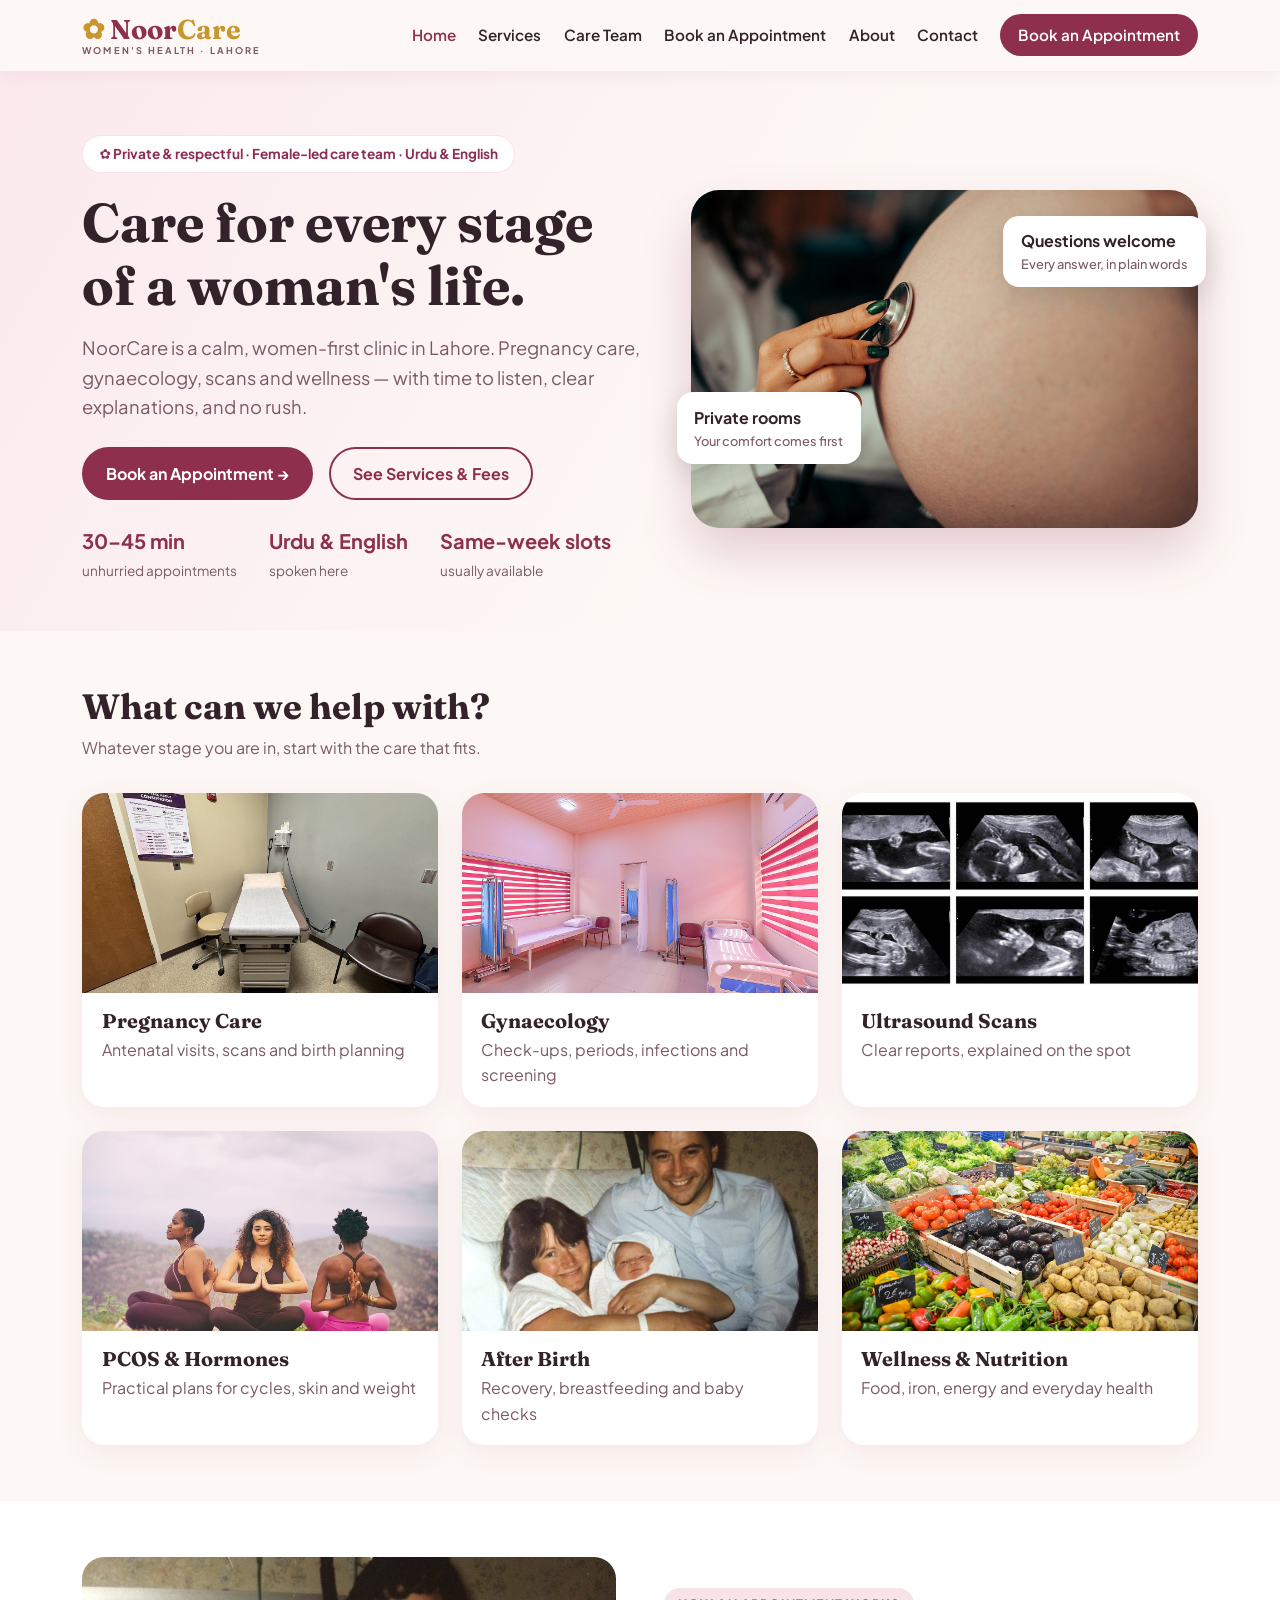
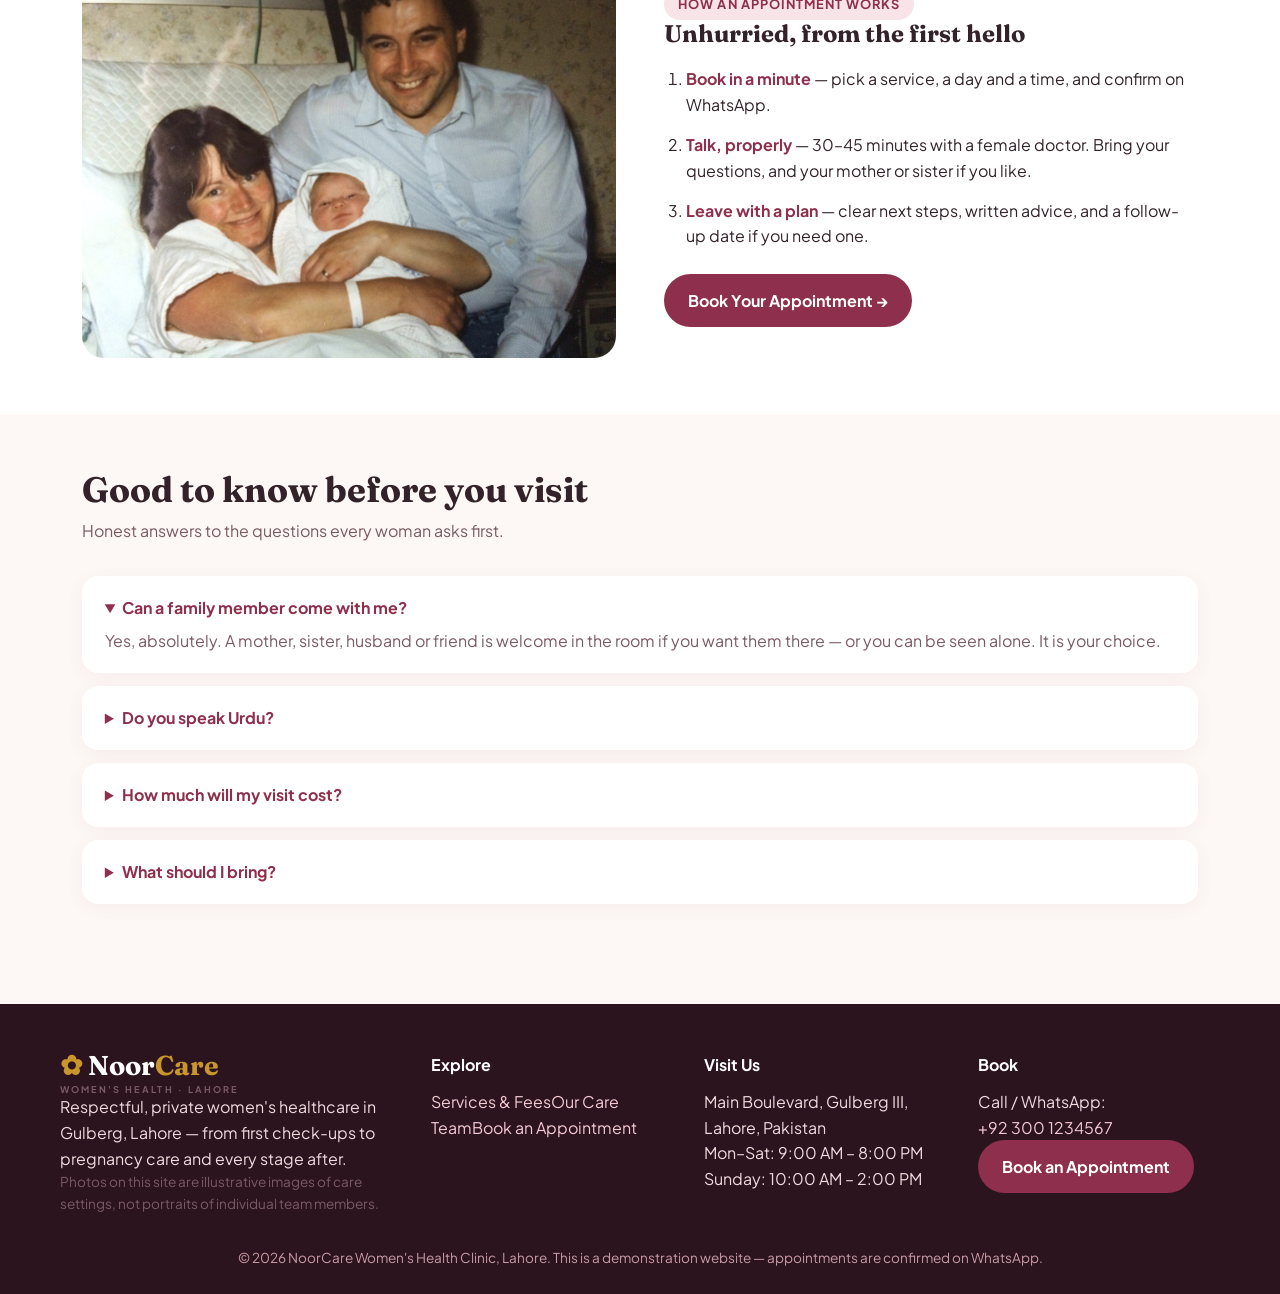
<file: index.html>
<!DOCTYPE html>
<html lang="en">
<head>
<meta charset="UTF-8">
<meta name="viewport" content="width=device-width, initial-scale=1.0">
<title>NoorCare — Women's Health Clinic in Lahore | Pregnancy, Gynaecology & Wellness</title>
<meta name="description" content="NoorCare, Gulberg Lahore — private women's health clinic: pregnancy care, gynaecology, ultrasound scans, PCOS care and wellness, in Urdu or English.">
<link rel="preconnect" href="https://fonts.googleapis.com">
<link rel="preconnect" href="https://fonts.gstatic.com" crossorigin>
<link href="https://fonts.googleapis.com/css2?family=Fraunces:opsz,wght@9..144,600;9..144,700&family=Plus+Jakarta+Sans:wght@400;500;600;700&display=swap" rel="stylesheet">
<link rel="stylesheet" href="css/style.css">
</head>
<body>
<header class="header"><div class="container nav-in">
<a href="index.html" class="logo"><span class="logo-mark">&#10047;</span>Noor<em>Care</em><small>WOMEN'S HEALTH &middot; LAHORE</small></a>
<nav class="nav" id="nav"><a href="index.html" class="active">Home</a><a href="services.html" class="">Services</a><a href="care-team.html" class="">Care Team</a><a href="booking.html" class="">Book an Appointment</a><a href="about.html" class="">About</a><a href="contact.html" class="">Contact</a><a href="booking.html" class="btn btn-sm">Book an Appointment</a></nav>
<button class="hamburger" id="hamburger" aria-label="Open menu"><span></span><span></span><span></span></button>
</div></header>

<section class="hero"><div class="container hero-in"><div>
<span class="badge">&#10047; Private &amp; respectful &middot; Female-led care team &middot; Urdu &amp; English</span>
<h1>Care for every stage of a woman's life.</h1>
<p class="lead">NoorCare is a calm, women-first clinic in Lahore. Pregnancy care, gynaecology, scans and wellness — with time to listen, clear explanations, and no rush.</p>
<div class="hero-actions"><a href="booking.html" class="btn btn-rose">Book an Appointment &rarr;</a><a href="services.html" class="btn btn-outline">See Services &amp; Fees</a></div>
<div class="hero-stats"><div><b>30&ndash;45 min</b><span>unhurried appointments</span></div><div><b>Urdu &amp; English</b><span>spoken here</span></div><div><b>Same-week slots</b><span>usually available</span></div></div>
</div>
<div class="hero-visual">
<img src="images/hero.jpg" alt="A doctor consulting with an expectant mother in a clinic">
<div class="chip chip-1">Private rooms<small>Your comfort comes first</small></div>
<div class="chip chip-2">Questions welcome<small>Every answer, in plain words</small></div>
</div></div></section>

<section class="sec"><div class="container">
<div class="sec-head reveal"><h2>What can we help with?</h2><p>Whatever stage you are in, start with the care that fits.</p></div>
<div class="grid cat-grid">
<a class="cat-card reveal" href="services.html#pregnancy"><img src="images/prenatal.jpg" alt="Pregnancy check-up"><h3>Pregnancy Care</h3><p>Antenatal visits, scans and birth planning</p></a>
<a class="cat-card reveal" href="services.html#gynaecology"><img src="images/clinic.jpg" alt="A calm clinic room"><h3>Gynaecology</h3><p>Check-ups, periods, infections and screening</p></a>
<a class="cat-card reveal" href="services.html#ultrasound"><img src="images/ultrasound.jpg" alt="Ultrasound scan in progress"><h3>Ultrasound Scans</h3><p>Clear reports, explained on the spot</p></a>
<a class="cat-card reveal" href="services.html#pcos"><img src="images/wellness.jpg" alt="Women in a wellness session"><h3>PCOS &amp; Hormones</h3><p>Practical plans for cycles, skin and weight</p></a>
<a class="cat-card reveal" href="services.html#mother"><img src="images/mother.jpg" alt="A mother holding her newborn"><h3>After Birth</h3><p>Recovery, breastfeeding and baby checks</p></a>
<a class="cat-card reveal" href="services.html#wellness"><img src="images/nutrition.jpg" alt="Fresh healthy food"><h3>Wellness &amp; Nutrition</h3><p>Food, iron, energy and everyday health</p></a>
</div></div></section>

<section class="sec sec-alt"><div class="container two">
<div class="reveal"><img src="images/mother.jpg" alt="A mother holding her newborn baby"></div>
<div class="reveal"><span class="pill">HOW AN APPOINTMENT WORKS</span><h2>Unhurried, from the first hello</h2>
<ol class="steps"><li><b>Book in a minute</b> — pick a service, a day and a time, and confirm on WhatsApp.</li>
<li><b>Talk, properly</b> — 30&ndash;45 minutes with a female doctor. Bring your questions, and your mother or sister if you like.</li>
<li><b>Leave with a plan</b> — clear next steps, written advice, and a follow-up date if you need one.</li></ol>
<a href="booking.html" class="btn btn-rose">Book Your Appointment &rarr;</a></div>
</div></section>

<section class="sec"><div class="container">
<div class="sec-head reveal"><h2>Good to know before you visit</h2><p>Honest answers to the questions every woman asks first.</p></div>
<div class="faq reveal">
<details open><summary>Can a family member come with me?</summary><p>Yes, absolutely. A mother, sister, husband or friend is welcome in the room if you want them there — or you can be seen alone. It is your choice.</p></details>
<details><summary>Do you speak Urdu?</summary><p>Yes. Consultations are available in Urdu and English, and reports are explained in plain words, never medical jargon.</p></details>
<details><summary>How much will my visit cost?</summary><p>Consultations start at Rs. 2,000 and every service price is listed openly on the services page — no hidden charges.</p></details>
<details><summary>What should I bring?</summary><p>Any previous reports, scans or medicine lists you have. If it is your first visit, just bring yourself — we start from scratch.</p></details>
</div></div></section>

<footer class="footer"><div class="container foot-in">
<div><a href="index.html" class="logo"><span class="logo-mark">&#10047;</span>Noor<em>Care</em><small>WOMEN'S HEALTH &middot; LAHORE</small></a>
<p>Respectful, private women's healthcare in Gulberg, Lahore — from first check-ups to pregnancy care and every stage after.</p>
<p class="muted small">Photos on this site are illustrative images of care settings, not portraits of individual team members.</p></div>
<div><h4>Explore</h4><a href="services.html">Services &amp; Fees</a><a href="care-team.html">Our Care Team</a><a href="booking.html">Book an Appointment</a></div>
<div><h4>Visit Us</h4><p>Main Boulevard, Gulberg III,<br>Lahore, Pakistan<br>Mon&ndash;Sat: 9:00 AM &ndash; 8:00 PM<br>Sunday: 10:00 AM &ndash; 2:00 PM</p></div>
<div><h4>Book</h4><p>Call / WhatsApp:<br><a href="https://wa.me/923001234567">+92 300 1234567</a></p><a href="booking.html" class="btn btn-rose">Book an Appointment</a></div>
</div><p class="foot-note">&copy; 2026 NoorCare Women's Health Clinic, Lahore. This is a demonstration website — appointments are confirmed on WhatsApp.</p></footer>
<script src="js/script.js"></script>
</body>
</html>
</file>
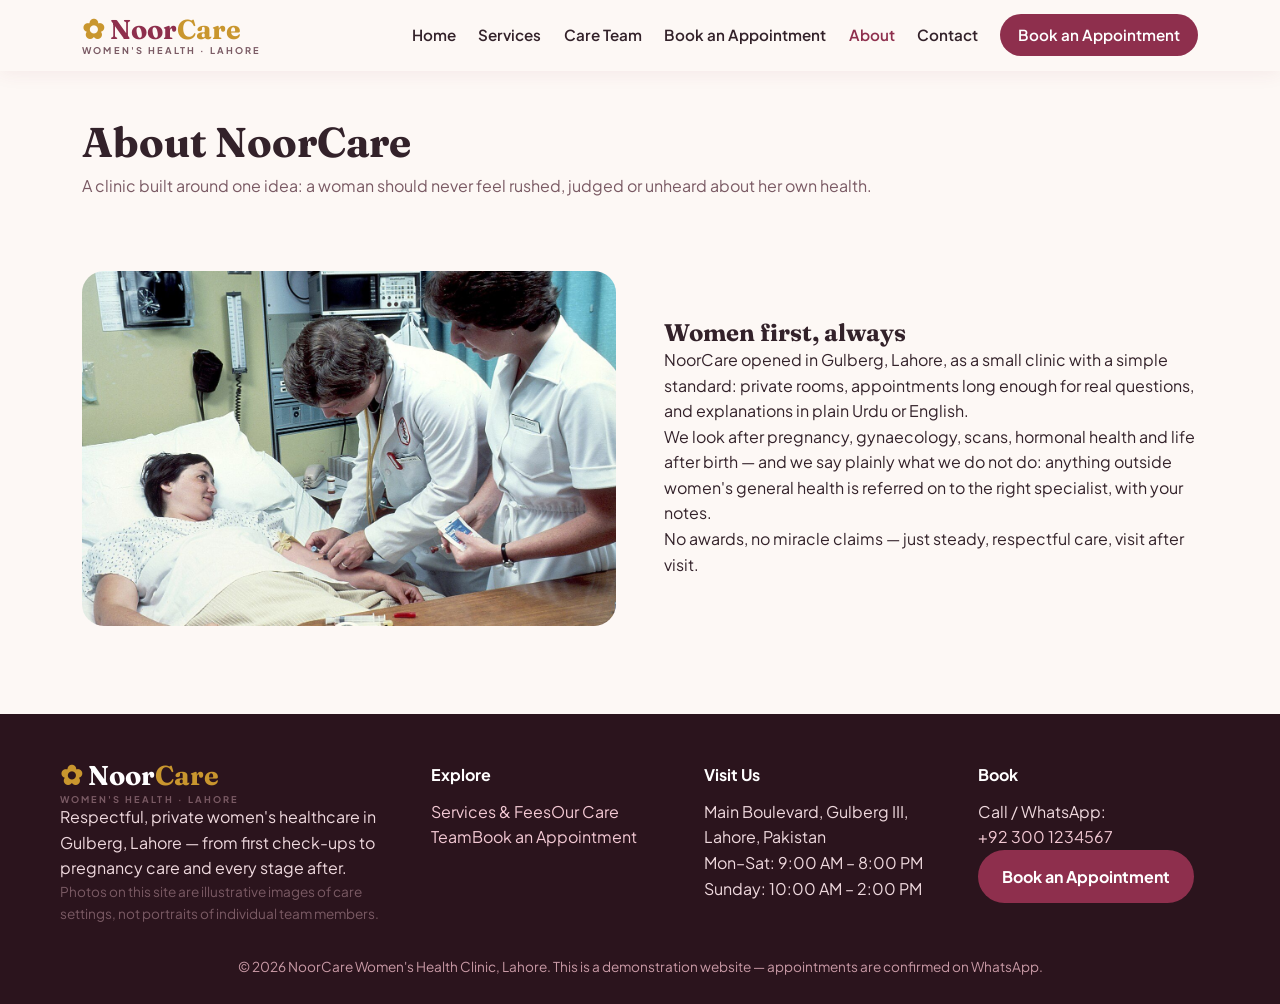
<file: about.html>
<!DOCTYPE html>
<html lang="en">
<head>
<meta charset="UTF-8">
<meta name="viewport" content="width=device-width, initial-scale=1.0">
<title>About NoorCare — Women's Health Clinic in Lahore</title>
<meta name="description" content="About NoorCare, a women-first health clinic in Gulberg, Lahore: private rooms, unhurried appointments, Urdu and English care.">
<link rel="preconnect" href="https://fonts.googleapis.com">
<link rel="preconnect" href="https://fonts.gstatic.com" crossorigin>
<link href="https://fonts.googleapis.com/css2?family=Fraunces:opsz,wght@9..144,600;9..144,700&family=Plus+Jakarta+Sans:wght@400;500;600;700&display=swap" rel="stylesheet">
<link rel="stylesheet" href="css/style.css">
</head>
<body>
<header class="header"><div class="container nav-in">
<a href="index.html" class="logo"><span class="logo-mark">&#10047;</span>Noor<em>Care</em><small>WOMEN'S HEALTH &middot; LAHORE</small></a>
<nav class="nav" id="nav"><a href="index.html" class="">Home</a><a href="services.html" class="">Services</a><a href="care-team.html" class="">Care Team</a><a href="booking.html" class="">Book an Appointment</a><a href="about.html" class="active">About</a><a href="contact.html" class="">Contact</a><a href="booking.html" class="btn btn-sm">Book an Appointment</a></nav>
<button class="hamburger" id="hamburger" aria-label="Open menu"><span></span><span></span><span></span></button>
</div></header>

<section class="page-head"><div class="container"><h1>About NoorCare</h1><p>A clinic built around one idea: a woman should never feel rushed, judged or unheard about her own health.</p></div></section>
<section class="sec"><div class="container two">
<div class="reveal"><img src="images/about.jpg" alt="A doctor in a clinic"></div>
<div class="reveal"><h2>Women first, always</h2>
<p>NoorCare opened in Gulberg, Lahore, as a small clinic with a simple standard: private rooms, appointments long enough for real questions, and explanations in plain Urdu or English.</p>
<p>We look after pregnancy, gynaecology, scans, hormonal health and life after birth — and we say plainly what we do not do: anything outside women's general health is referred on to the right specialist, with your notes.</p>
<p>No awards, no miracle claims — just steady, respectful care, visit after visit.</p></div>
</div></section>

<footer class="footer"><div class="container foot-in">
<div><a href="index.html" class="logo"><span class="logo-mark">&#10047;</span>Noor<em>Care</em><small>WOMEN'S HEALTH &middot; LAHORE</small></a>
<p>Respectful, private women's healthcare in Gulberg, Lahore — from first check-ups to pregnancy care and every stage after.</p>
<p class="muted small">Photos on this site are illustrative images of care settings, not portraits of individual team members.</p></div>
<div><h4>Explore</h4><a href="services.html">Services &amp; Fees</a><a href="care-team.html">Our Care Team</a><a href="booking.html">Book an Appointment</a></div>
<div><h4>Visit Us</h4><p>Main Boulevard, Gulberg III,<br>Lahore, Pakistan<br>Mon&ndash;Sat: 9:00 AM &ndash; 8:00 PM<br>Sunday: 10:00 AM &ndash; 2:00 PM</p></div>
<div><h4>Book</h4><p>Call / WhatsApp:<br><a href="https://wa.me/923001234567">+92 300 1234567</a></p><a href="booking.html" class="btn btn-rose">Book an Appointment</a></div>
</div><p class="foot-note">&copy; 2026 NoorCare Women's Health Clinic, Lahore. This is a demonstration website — appointments are confirmed on WhatsApp.</p></footer>
<script src="js/script.js"></script>
</body>
</html>
</file>
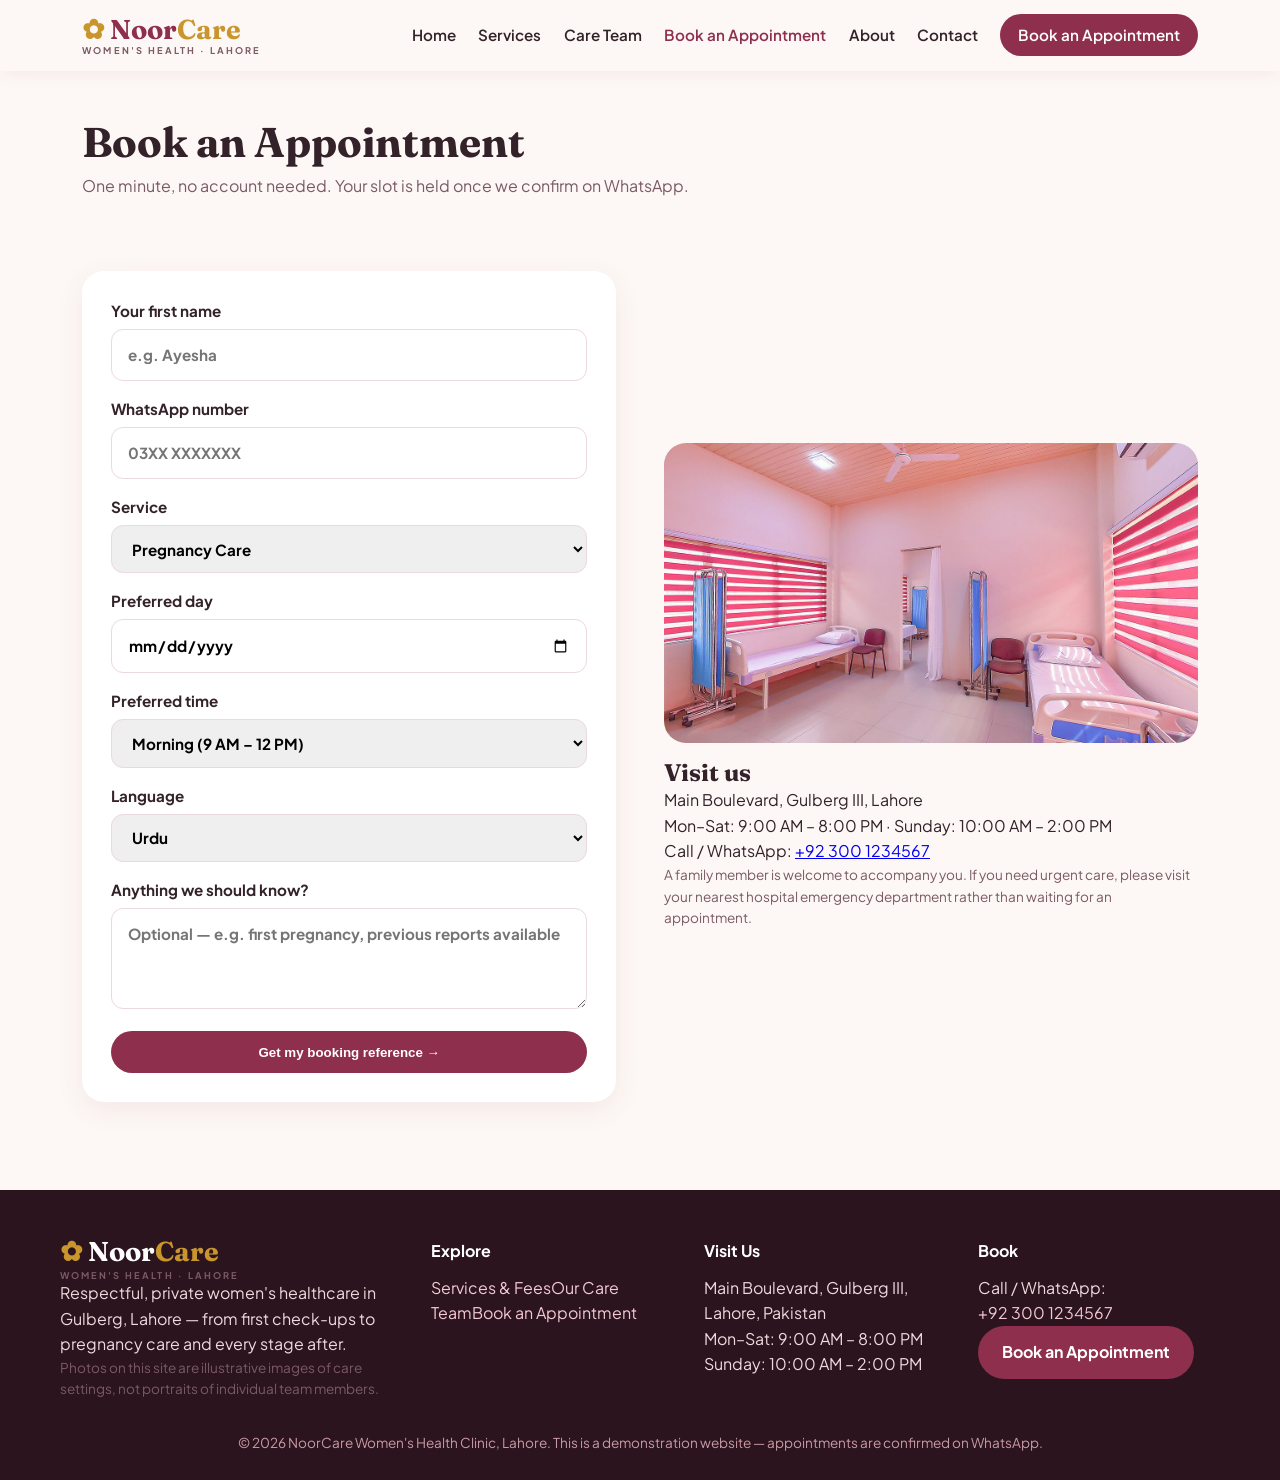
<file: booking.html>
<!DOCTYPE html>
<html lang="en">
<head>
<meta charset="UTF-8">
<meta name="viewport" content="width=device-width, initial-scale=1.0">
<title>Book an Appointment — NoorCare Women's Health Clinic Lahore</title>
<meta name="description" content="Book a women's health appointment at NoorCare, Lahore — pregnancy, gynaecology, ultrasound or wellness — confirmed on WhatsApp with a booking reference.">
<link rel="preconnect" href="https://fonts.googleapis.com">
<link rel="preconnect" href="https://fonts.gstatic.com" crossorigin>
<link href="https://fonts.googleapis.com/css2?family=Fraunces:opsz,wght@9..144,600;9..144,700&family=Plus+Jakarta+Sans:wght@400;500;600;700&display=swap" rel="stylesheet">
<link rel="stylesheet" href="css/style.css">
</head>
<body>
<header class="header"><div class="container nav-in">
<a href="index.html" class="logo"><span class="logo-mark">&#10047;</span>Noor<em>Care</em><small>WOMEN'S HEALTH &middot; LAHORE</small></a>
<nav class="nav" id="nav"><a href="index.html" class="">Home</a><a href="services.html" class="">Services</a><a href="care-team.html" class="">Care Team</a><a href="booking.html" class="active">Book an Appointment</a><a href="about.html" class="">About</a><a href="contact.html" class="">Contact</a><a href="booking.html" class="btn btn-sm">Book an Appointment</a></nav>
<button class="hamburger" id="hamburger" aria-label="Open menu"><span></span><span></span><span></span></button>
</div></header>

<section class="page-head"><div class="container"><h1>Book an Appointment</h1><p>One minute, no account needed. Your slot is held once we confirm on WhatsApp.</p></div></section>
<section class="sec"><div class="container two">
<form class="form reveal" id="bookForm">
<label>Your first name <input id="fName" required placeholder="e.g. Ayesha"></label>
<label>WhatsApp number <input id="fPhone" required placeholder="03XX XXXXXXX"></label>
<label>Service
<select id="fService">
<option>Pregnancy Care</option><option>Gynaecology Consultation</option><option>Ultrasound Scan</option>
<option>PCOS &amp; Hormonal Care</option><option>After Birth Care</option><option>Wellness &amp; Nutrition</option>
</select></label>
<label>Preferred day <input type="date" id="fDate" required></label>
<label>Preferred time
<select id="fTime"><option>Morning (9 AM – 12 PM)</option><option>Afternoon (12 – 4 PM)</option><option>Evening (4 – 8 PM)</option></select></label>
<label>Language
<select id="fLang"><option>Urdu</option><option>English</option><option>Urdu + English</option></select></label>
<label>Anything we should know? <textarea id="fNote" rows="3" placeholder="Optional — e.g. first pregnancy, previous reports available"></textarea></label>
<button class="btn btn-rose" type="submit">Get my booking reference &rarr;</button>
<div class="success" id="bookResult" hidden></div>
</form>
<div class="reveal"><img src="images/clinic.jpg" alt="A calm clinic room">
<h2 style="margin-top:1rem">Visit us</h2>
<p>Main Boulevard, Gulberg III, Lahore<br>Mon&ndash;Sat: 9:00 AM &ndash; 8:00 PM &middot; Sunday: 10:00 AM &ndash; 2:00 PM<br>Call / WhatsApp: <a href="https://wa.me/923001234567">+92 300 1234567</a></p>
<p class="muted small">A family member is welcome to accompany you. If you need urgent care, please visit your nearest hospital emergency department rather than waiting for an appointment.</p></div>
</div></section>

<footer class="footer"><div class="container foot-in">
<div><a href="index.html" class="logo"><span class="logo-mark">&#10047;</span>Noor<em>Care</em><small>WOMEN'S HEALTH &middot; LAHORE</small></a>
<p>Respectful, private women's healthcare in Gulberg, Lahore — from first check-ups to pregnancy care and every stage after.</p>
<p class="muted small">Photos on this site are illustrative images of care settings, not portraits of individual team members.</p></div>
<div><h4>Explore</h4><a href="services.html">Services &amp; Fees</a><a href="care-team.html">Our Care Team</a><a href="booking.html">Book an Appointment</a></div>
<div><h4>Visit Us</h4><p>Main Boulevard, Gulberg III,<br>Lahore, Pakistan<br>Mon&ndash;Sat: 9:00 AM &ndash; 8:00 PM<br>Sunday: 10:00 AM &ndash; 2:00 PM</p></div>
<div><h4>Book</h4><p>Call / WhatsApp:<br><a href="https://wa.me/923001234567">+92 300 1234567</a></p><a href="booking.html" class="btn btn-rose">Book an Appointment</a></div>
</div><p class="foot-note">&copy; 2026 NoorCare Women's Health Clinic, Lahore. This is a demonstration website — appointments are confirmed on WhatsApp.</p></footer>
<script src="js/script.js"></script>
</body>
</html>
</file>
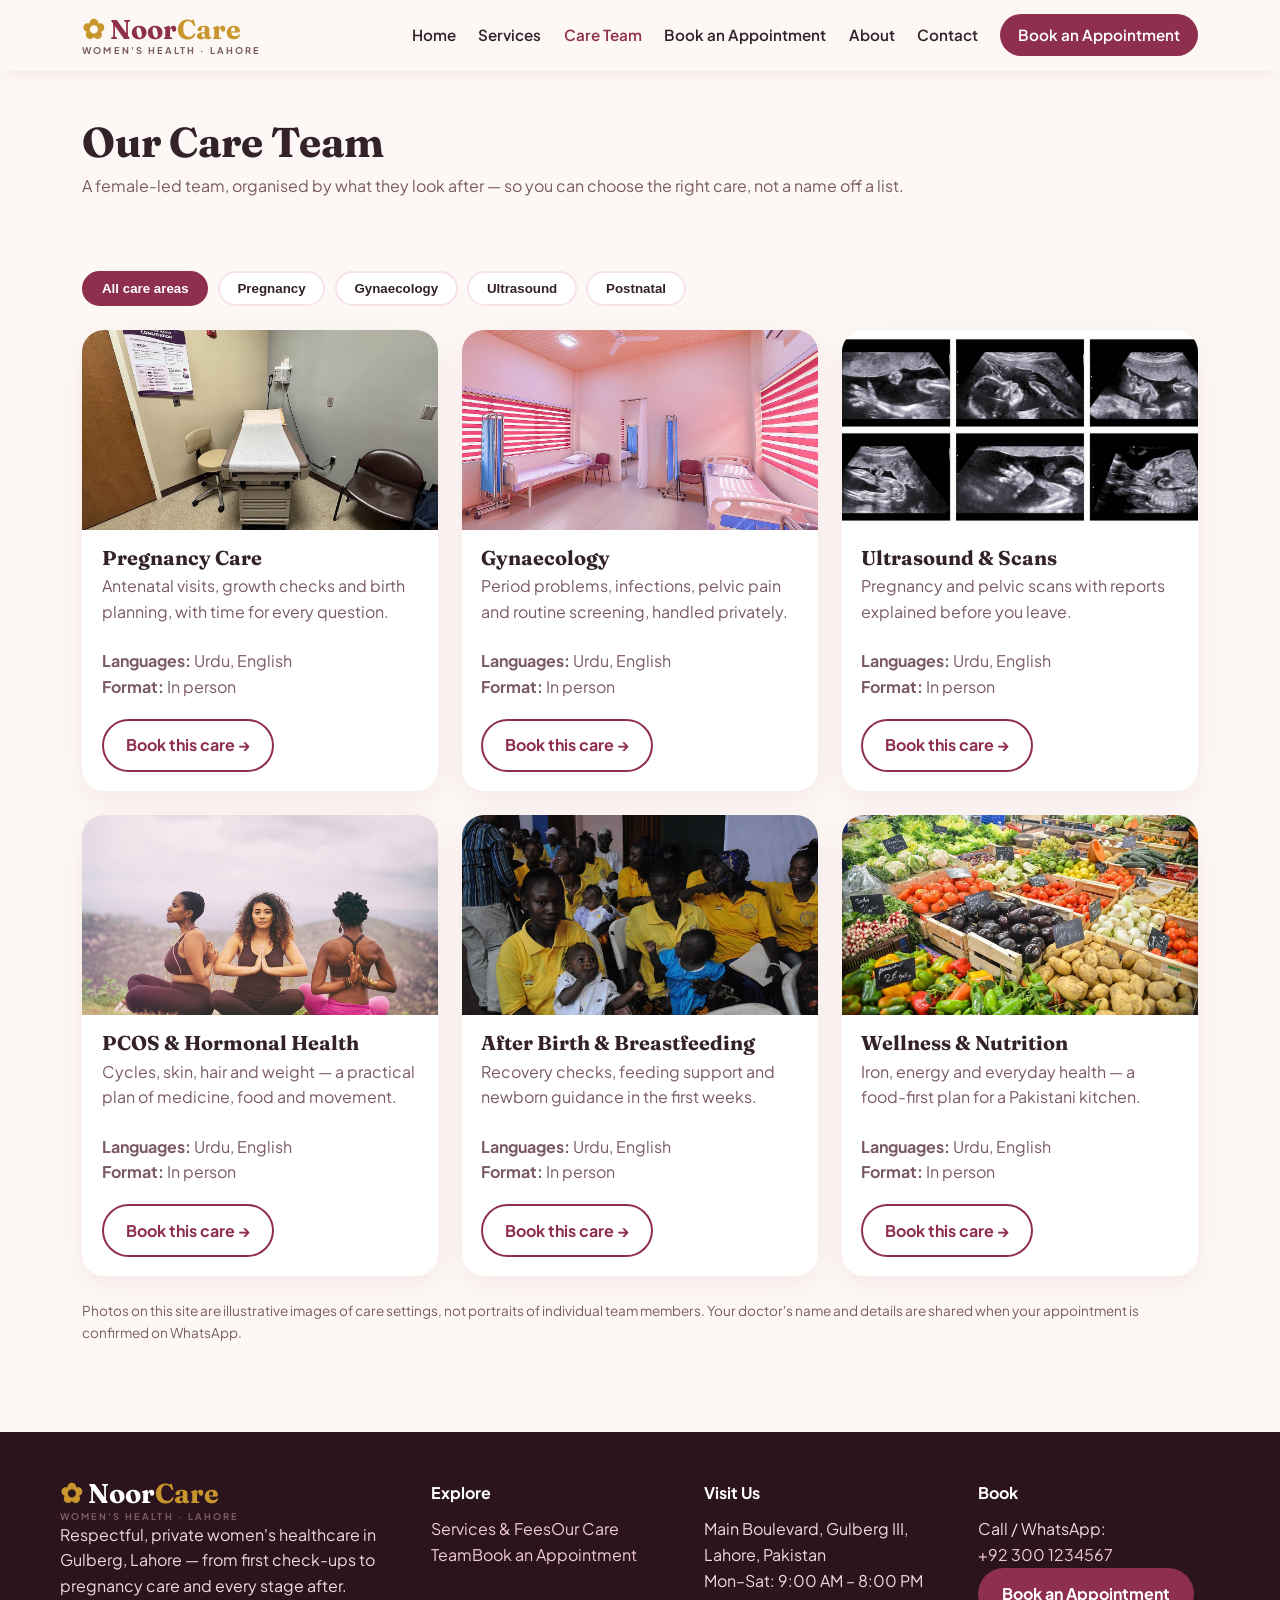
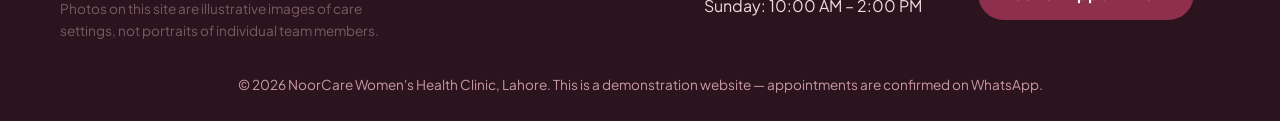
<file: care-team.html>
<!DOCTYPE html>
<html lang="en">
<head>
<meta charset="UTF-8">
<meta name="viewport" content="width=device-width, initial-scale=1.0">
<title>Our Care Team — NoorCare Women's Health Clinic Lahore</title>
<meta name="description" content="NoorCare's female-led care team by specialty: pregnancy care, gynaecology, ultrasound, PCOS and postnatal support, in Urdu or English.">
<link rel="preconnect" href="https://fonts.googleapis.com">
<link rel="preconnect" href="https://fonts.gstatic.com" crossorigin>
<link href="https://fonts.googleapis.com/css2?family=Fraunces:opsz,wght@9..144,600;9..144,700&family=Plus+Jakarta+Sans:wght@400;500;600;700&display=swap" rel="stylesheet">
<link rel="stylesheet" href="css/style.css">
</head>
<body>
<header class="header"><div class="container nav-in">
<a href="index.html" class="logo"><span class="logo-mark">&#10047;</span>Noor<em>Care</em><small>WOMEN'S HEALTH &middot; LAHORE</small></a>
<nav class="nav" id="nav"><a href="index.html" class="">Home</a><a href="services.html" class="">Services</a><a href="care-team.html" class="active">Care Team</a><a href="booking.html" class="">Book an Appointment</a><a href="about.html" class="">About</a><a href="contact.html" class="">Contact</a><a href="booking.html" class="btn btn-sm">Book an Appointment</a></nav>
<button class="hamburger" id="hamburger" aria-label="Open menu"><span></span><span></span><span></span></button>
</div></header>

<section class="page-head"><div class="container"><h1>Our Care Team</h1><p>A female-led team, organised by what they look after — so you can choose the right care, not a name off a list.</p></div></section>
<section class="sec"><div class="container">
<div class="filter reveal" id="teamFilter">
<button class="chip-btn active" data-f="all">All care areas</button>
<button class="chip-btn" data-f="Pregnancy">Pregnancy</button>
<button class="chip-btn" data-f="Gynaecology">Gynaecology</button>
<button class="chip-btn" data-f="Ultrasound">Ultrasound</button>
<button class="chip-btn" data-f="Postnatal">Postnatal</button>
</div>
<div class="grid" id="teamGrid"></div>
<p class="muted small" style="margin-top:1.5rem">Photos on this site are illustrative images of care settings, not portraits of individual team members. Your doctor's name and details are shared when your appointment is confirmed on WhatsApp.</p>
</div></section>

<footer class="footer"><div class="container foot-in">
<div><a href="index.html" class="logo"><span class="logo-mark">&#10047;</span>Noor<em>Care</em><small>WOMEN'S HEALTH &middot; LAHORE</small></a>
<p>Respectful, private women's healthcare in Gulberg, Lahore — from first check-ups to pregnancy care and every stage after.</p>
<p class="muted small">Photos on this site are illustrative images of care settings, not portraits of individual team members.</p></div>
<div><h4>Explore</h4><a href="services.html">Services &amp; Fees</a><a href="care-team.html">Our Care Team</a><a href="booking.html">Book an Appointment</a></div>
<div><h4>Visit Us</h4><p>Main Boulevard, Gulberg III,<br>Lahore, Pakistan<br>Mon&ndash;Sat: 9:00 AM &ndash; 8:00 PM<br>Sunday: 10:00 AM &ndash; 2:00 PM</p></div>
<div><h4>Book</h4><p>Call / WhatsApp:<br><a href="https://wa.me/923001234567">+92 300 1234567</a></p><a href="booking.html" class="btn btn-rose">Book an Appointment</a></div>
</div><p class="foot-note">&copy; 2026 NoorCare Women's Health Clinic, Lahore. This is a demonstration website — appointments are confirmed on WhatsApp.</p></footer>
<script src="js/script.js"></script>
</body>
</html>
</file>
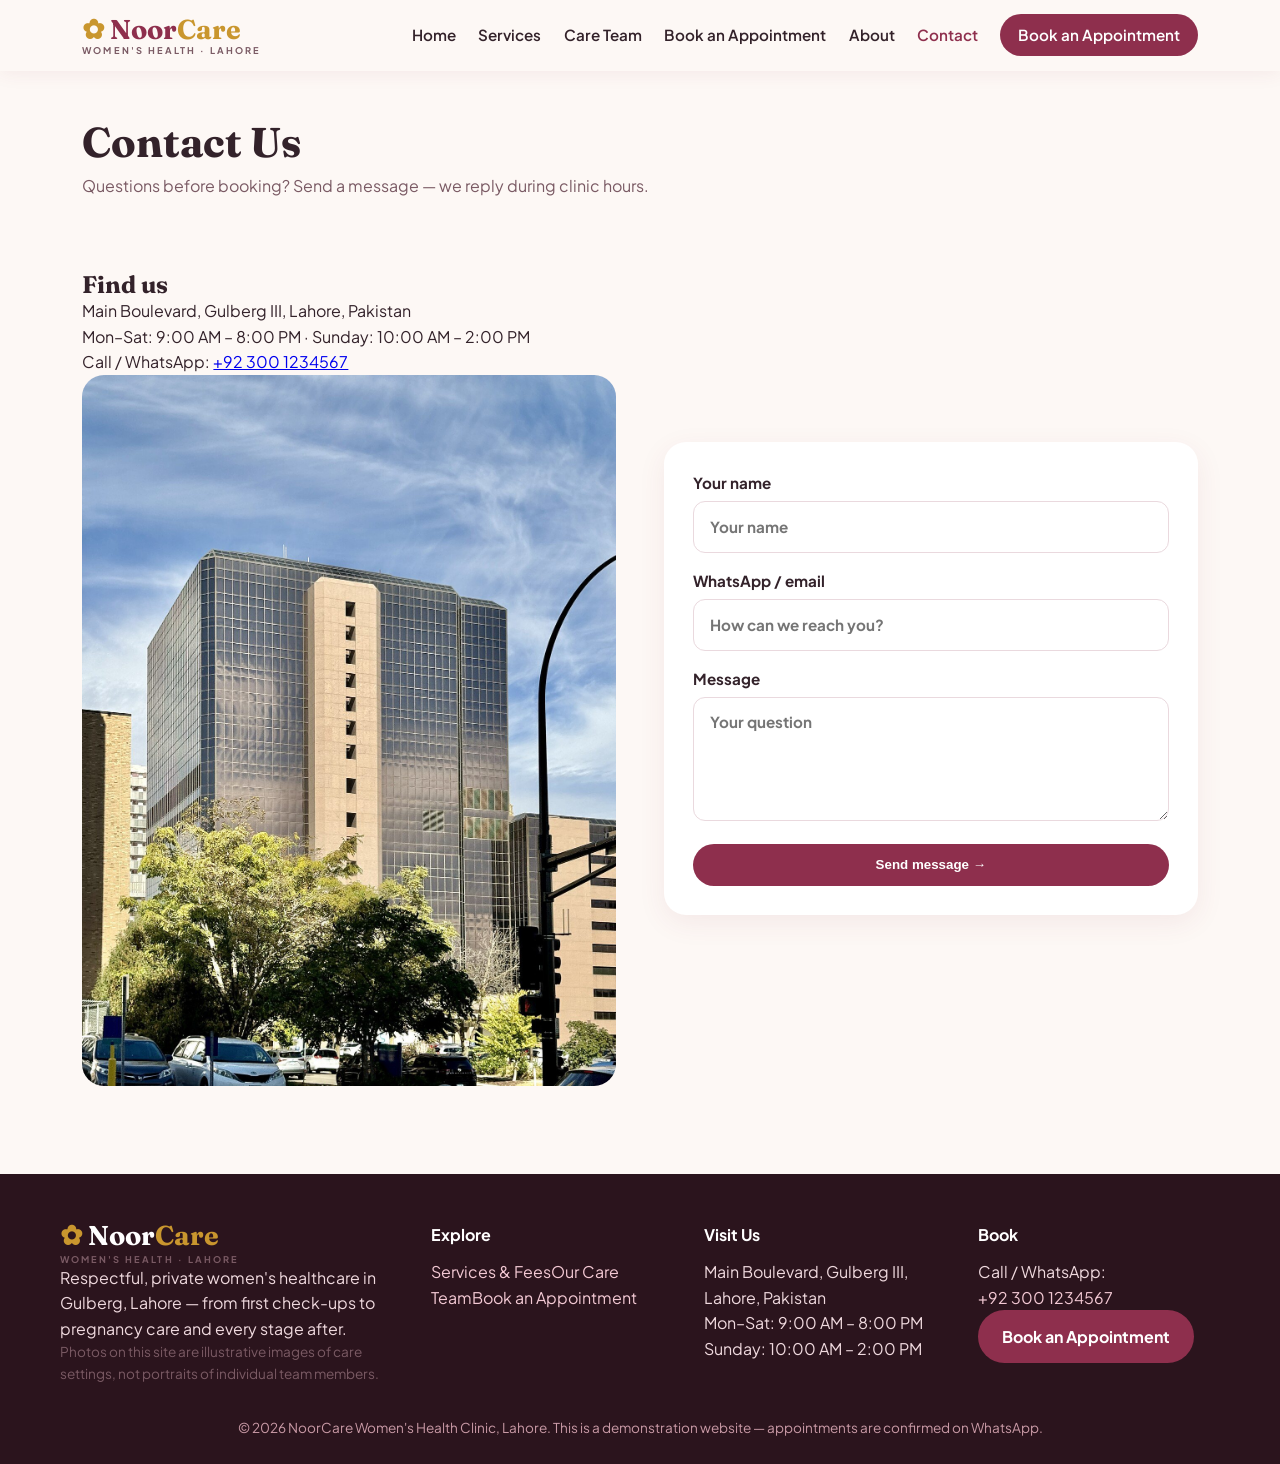
<file: contact.html>
<!DOCTYPE html>
<html lang="en">
<head>
<meta charset="UTF-8">
<meta name="viewport" content="width=device-width, initial-scale=1.0">
<title>Contact NoorCare — Women's Health Clinic, Gulberg Lahore</title>
<meta name="description" content="Contact NoorCare Women's Health Clinic in Gulberg, Lahore — WhatsApp, timings and a message form.">
<link rel="preconnect" href="https://fonts.googleapis.com">
<link rel="preconnect" href="https://fonts.gstatic.com" crossorigin>
<link href="https://fonts.googleapis.com/css2?family=Fraunces:opsz,wght@9..144,600;9..144,700&family=Plus+Jakarta+Sans:wght@400;500;600;700&display=swap" rel="stylesheet">
<link rel="stylesheet" href="css/style.css">
</head>
<body>
<header class="header"><div class="container nav-in">
<a href="index.html" class="logo"><span class="logo-mark">&#10047;</span>Noor<em>Care</em><small>WOMEN'S HEALTH &middot; LAHORE</small></a>
<nav class="nav" id="nav"><a href="index.html" class="">Home</a><a href="services.html" class="">Services</a><a href="care-team.html" class="">Care Team</a><a href="booking.html" class="">Book an Appointment</a><a href="about.html" class="">About</a><a href="contact.html" class="active">Contact</a><a href="booking.html" class="btn btn-sm">Book an Appointment</a></nav>
<button class="hamburger" id="hamburger" aria-label="Open menu"><span></span><span></span><span></span></button>
</div></header>

<section class="page-head"><div class="container"><h1>Contact Us</h1><p>Questions before booking? Send a message — we reply during clinic hours.</p></div></section>
<section class="sec"><div class="container two">
<div class="reveal"><h2>Find us</h2>
<p>Main Boulevard, Gulberg III, Lahore, Pakistan<br>Mon&ndash;Sat: 9:00 AM &ndash; 8:00 PM &middot; Sunday: 10:00 AM &ndash; 2:00 PM<br>Call / WhatsApp: <a href="https://wa.me/923001234567">+92 300 1234567</a></p>
<img src="images/contact.jpg" alt="A modern clinic building"></div>
<form class="form reveal" id="contactForm">
<label>Your name <input required placeholder="Your name"></label>
<label>WhatsApp / email <input required placeholder="How can we reach you?"></label>
<label>Message <textarea rows="4" required placeholder="Your question"></textarea></label>
<button class="btn btn-rose" type="submit">Send message &rarr;</button>
<div class="success" id="contactResult" hidden>Thank you! Your message has been noted — we will reply during clinic hours.</div>
</form>
</div></section>

<footer class="footer"><div class="container foot-in">
<div><a href="index.html" class="logo"><span class="logo-mark">&#10047;</span>Noor<em>Care</em><small>WOMEN'S HEALTH &middot; LAHORE</small></a>
<p>Respectful, private women's healthcare in Gulberg, Lahore — from first check-ups to pregnancy care and every stage after.</p>
<p class="muted small">Photos on this site are illustrative images of care settings, not portraits of individual team members.</p></div>
<div><h4>Explore</h4><a href="services.html">Services &amp; Fees</a><a href="care-team.html">Our Care Team</a><a href="booking.html">Book an Appointment</a></div>
<div><h4>Visit Us</h4><p>Main Boulevard, Gulberg III,<br>Lahore, Pakistan<br>Mon&ndash;Sat: 9:00 AM &ndash; 8:00 PM<br>Sunday: 10:00 AM &ndash; 2:00 PM</p></div>
<div><h4>Book</h4><p>Call / WhatsApp:<br><a href="https://wa.me/923001234567">+92 300 1234567</a></p><a href="booking.html" class="btn btn-rose">Book an Appointment</a></div>
</div><p class="foot-note">&copy; 2026 NoorCare Women's Health Clinic, Lahore. This is a demonstration website — appointments are confirmed on WhatsApp.</p></footer>
<script src="js/script.js"></script>
</body>
</html>
</file>
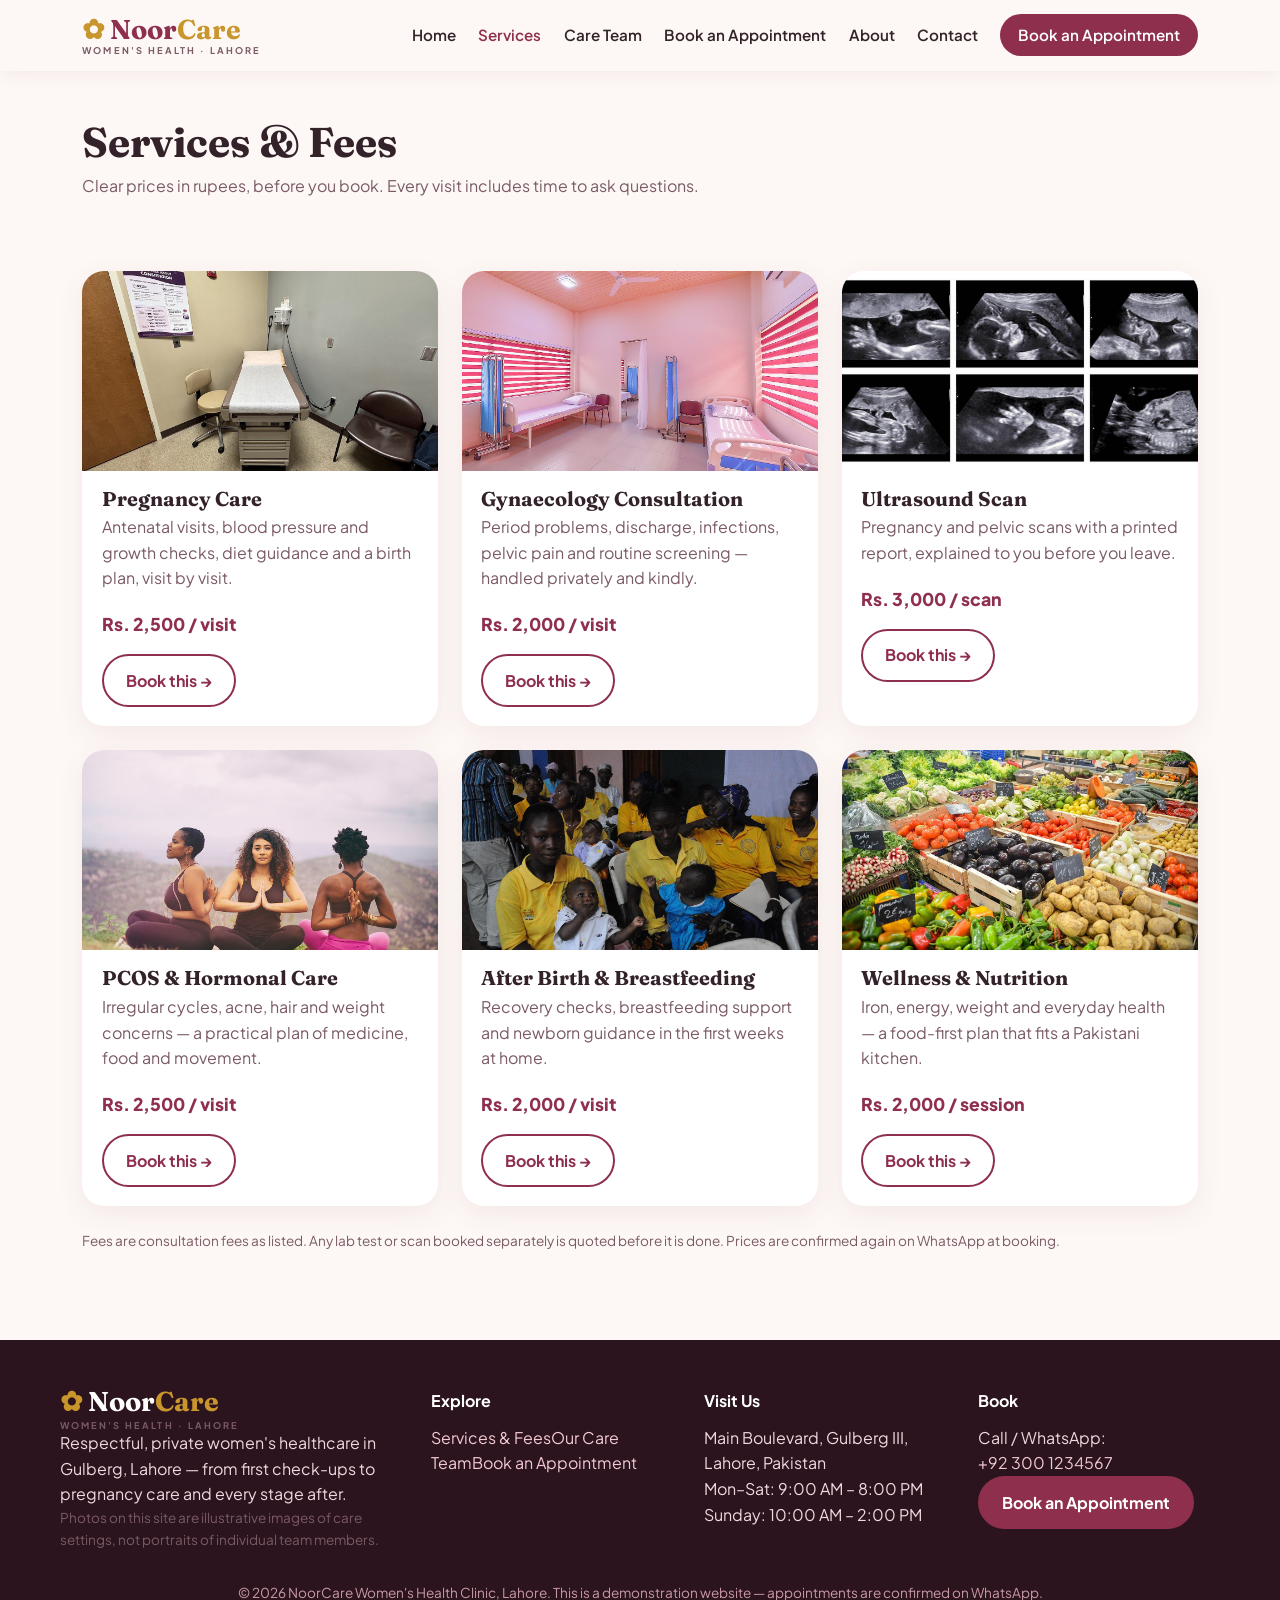
<file: services.html>
<!DOCTYPE html>
<html lang="en">
<head>
<meta charset="UTF-8">
<meta name="viewport" content="width=device-width, initial-scale=1.0">
<title>Services & Fees — NoorCare Women's Health Clinic Lahore</title>
<meta name="description" content="NoorCare Lahore services and fees: pregnancy care, gynaecology, ultrasound, PCOS care, postnatal care and wellness — clear prices in rupees.">
<link rel="preconnect" href="https://fonts.googleapis.com">
<link rel="preconnect" href="https://fonts.gstatic.com" crossorigin>
<link href="https://fonts.googleapis.com/css2?family=Fraunces:opsz,wght@9..144,600;9..144,700&family=Plus+Jakarta+Sans:wght@400;500;600;700&display=swap" rel="stylesheet">
<link rel="stylesheet" href="css/style.css">
</head>
<body>
<header class="header"><div class="container nav-in">
<a href="index.html" class="logo"><span class="logo-mark">&#10047;</span>Noor<em>Care</em><small>WOMEN'S HEALTH &middot; LAHORE</small></a>
<nav class="nav" id="nav"><a href="index.html" class="">Home</a><a href="services.html" class="active">Services</a><a href="care-team.html" class="">Care Team</a><a href="booking.html" class="">Book an Appointment</a><a href="about.html" class="">About</a><a href="contact.html" class="">Contact</a><a href="booking.html" class="btn btn-sm">Book an Appointment</a></nav>
<button class="hamburger" id="hamburger" aria-label="Open menu"><span></span><span></span><span></span></button>
</div></header>

<section class="page-head"><div class="container"><h1>Services &amp; Fees</h1><p>Clear prices in rupees, before you book. Every visit includes time to ask questions.</p></div></section>
<section class="sec"><div class="container"><div class="grid">
<div class="card reveal" id="pregnancy"><div class="card-body"><img src="images/prenatal.jpg" alt="Pregnancy check-up"><h3>Pregnancy Care</h3><p>Antenatal visits, blood pressure and growth checks, diet guidance and a birth plan, visit by visit.</p><span class="price">Rs. 2,500 / visit</span><a href="booking.html?service=Pregnancy%20Care" class="btn btn-outline">Book this &rarr;</a></div></div>
<div class="card reveal" id="gynaecology"><div class="card-body"><img src="images/clinic.jpg" alt="A calm clinic room"><h3>Gynaecology Consultation</h3><p>Period problems, discharge, infections, pelvic pain and routine screening — handled privately and kindly.</p><span class="price">Rs. 2,000 / visit</span><a href="booking.html?service=Gynaecology%20Consultation" class="btn btn-outline">Book this &rarr;</a></div></div>
<div class="card reveal" id="ultrasound"><div class="card-body"><img src="images/ultrasound.jpg" alt="Ultrasound scan"><h3>Ultrasound Scan</h3><p>Pregnancy and pelvic scans with a printed report, explained to you before you leave.</p><span class="price">Rs. 3,000 / scan</span><a href="booking.html?service=Ultrasound%20Scan" class="btn btn-outline">Book this &rarr;</a></div></div>
<div class="card reveal" id="pcos"><div class="card-body"><img src="images/wellness.jpg" alt="Wellness session"><h3>PCOS &amp; Hormonal Care</h3><p>Irregular cycles, acne, hair and weight concerns — a practical plan of medicine, food and movement.</p><span class="price">Rs. 2,500 / visit</span><a href="booking.html?service=PCOS%20%26%20Hormonal%20Care" class="btn btn-outline">Book this &rarr;</a></div></div>
<div class="card reveal" id="mother"><div class="card-body"><img src="images/breastfeeding.jpg" alt="A mother nursing her baby"><h3>After Birth &amp; Breastfeeding</h3><p>Recovery checks, breastfeeding support and newborn guidance in the first weeks at home.</p><span class="price">Rs. 2,000 / visit</span><a href="booking.html?service=After%20Birth%20Care" class="btn btn-outline">Book this &rarr;</a></div></div>
<div class="card reveal" id="wellness"><div class="card-body"><img src="images/nutrition.jpg" alt="Fresh healthy food"><h3>Wellness &amp; Nutrition</h3><p>Iron, energy, weight and everyday health — a food-first plan that fits a Pakistani kitchen.</p><span class="price">Rs. 2,000 / session</span><a href="booking.html?service=Wellness%20%26%20Nutrition" class="btn btn-outline">Book this &rarr;</a></div></div>
</div>
<p class="muted small" style="margin-top:1.5rem">Fees are consultation fees as listed. Any lab test or scan booked separately is quoted before it is done. Prices are confirmed again on WhatsApp at booking.</p>
</div></section>

<footer class="footer"><div class="container foot-in">
<div><a href="index.html" class="logo"><span class="logo-mark">&#10047;</span>Noor<em>Care</em><small>WOMEN'S HEALTH &middot; LAHORE</small></a>
<p>Respectful, private women's healthcare in Gulberg, Lahore — from first check-ups to pregnancy care and every stage after.</p>
<p class="muted small">Photos on this site are illustrative images of care settings, not portraits of individual team members.</p></div>
<div><h4>Explore</h4><a href="services.html">Services &amp; Fees</a><a href="care-team.html">Our Care Team</a><a href="booking.html">Book an Appointment</a></div>
<div><h4>Visit Us</h4><p>Main Boulevard, Gulberg III,<br>Lahore, Pakistan<br>Mon&ndash;Sat: 9:00 AM &ndash; 8:00 PM<br>Sunday: 10:00 AM &ndash; 2:00 PM</p></div>
<div><h4>Book</h4><p>Call / WhatsApp:<br><a href="https://wa.me/923001234567">+92 300 1234567</a></p><a href="booking.html" class="btn btn-rose">Book an Appointment</a></div>
</div><p class="foot-note">&copy; 2026 NoorCare Women's Health Clinic, Lahore. This is a demonstration website — appointments are confirmed on WhatsApp.</p></footer>
<script src="js/script.js"></script>
</body>
</html>
</file>
<file: css/style.css>
*{margin:0;padding:0;box-sizing:border-box}
:root{--rose:#8E2F4D;--rose2:#B84A6B;--blush:#F7E3E8;--gold:#C9962E;--cream:#FDF8F5;--ink:#33222A;--mut:#7A5A64}
body{font-family:'Plus Jakarta Sans',system-ui,sans-serif;color:var(--ink);background:var(--cream);line-height:1.6}
h1,h2,h3{font-family:'Fraunces',serif;line-height:1.15}
.container{max-width:1160px;margin:0 auto;padding:0 1.4rem}
.header{position:sticky;top:0;z-index:50;background:rgba(253,248,245,.96);backdrop-filter:blur(8px);box-shadow:0 2px 18px rgba(142,47,77,.08)}
.nav-in{display:flex;align-items:center;justify-content:space-between;padding:.9rem 1.4rem}
.logo{font-family:'Fraunces',serif;font-size:1.7rem;font-weight:700;color:var(--rose);text-decoration:none;line-height:1}
.logo em{font-style:normal;color:var(--gold)}
.logo small{display:block;font-family:'Plus Jakarta Sans',sans-serif;font-size:.58rem;letter-spacing:.22em;color:var(--mut);margin-top:.2rem}
.logo-mark{color:var(--gold);margin-right:.3rem}
.nav{display:flex;gap:1.4rem;align-items:center}
.nav a{color:var(--ink);text-decoration:none;font-weight:600;font-size:.95rem}
.nav a.active,.nav a:hover{color:var(--rose)}
.hamburger{display:none;background:none;border:0;cursor:pointer;flex-direction:column;gap:5px}
.hamburger span{display:block;width:26px;height:3px;background:var(--rose);border-radius:2px}
.btn{display:inline-block;background:var(--rose);color:#fff!important;text-decoration:none;padding:.85rem 1.5rem;border-radius:999px;font-weight:700;border:0;cursor:pointer}
.btn-rose{background:var(--rose)}
.btn-sm{padding:.55rem 1.1rem;font-size:.9rem}
.btn-outline{background:transparent;color:var(--rose)!important;box-shadow:inset 0 0 0 2px var(--rose)}
.btn:hover{opacity:.92;transform:translateY(-1px)}
.hero{padding:4rem 0 3rem;background:linear-gradient(120deg,#FBE9EE,#FDF8F5 60%)}
.hero-in{display:grid;grid-template-columns:1.05fr .95fr;gap:3rem;align-items:center}
.badge{display:inline-block;background:#fff;border:1px solid var(--blush);color:var(--rose);padding:.45rem 1rem;border-radius:999px;font-weight:700;font-size:.85rem}
.hero h1{font-size:3.4rem;margin:1.2rem 0 1rem}
.lead{font-size:1.15rem;color:var(--mut)}
.hero-actions{display:flex;gap:1rem;margin:1.6rem 0;flex-wrap:wrap}
.hero-stats{display:flex;gap:2rem;margin-top:1rem}
.hero-stats b{display:block;font-size:1.25rem;color:var(--rose)}
.hero-stats span{font-size:.85rem;color:var(--mut)}
.hero-visual{position:relative}
.hero-visual img{width:100%;border-radius:28px;box-shadow:0 24px 50px rgba(142,47,77,.22);display:block}
.chip{position:absolute;background:#fff;padding:.8rem 1.1rem;border-radius:16px;box-shadow:0 10px 30px rgba(0,0,0,.14);font-weight:700}
.chip small{display:block;font-weight:500;color:var(--mut);font-size:.8rem}
.chip-1{left:-14px;bottom:64px;animation:float 5s ease-in-out infinite}
.chip-2{right:-8px;top:26px;animation:float 6s ease-in-out infinite reverse}
@keyframes float{0%,100%{transform:translateY(0)}50%{transform:translateY(-10px)}}
.sec{padding:3.5rem 0}
.sec-alt{background:#fff}
.sec-head{max-width:640px;margin-bottom:2rem}
.sec-head h2{font-size:2.2rem;margin-bottom:.5rem}
.sec-head p{color:var(--mut)}
.grid{display:grid;grid-template-columns:repeat(3,1fr);gap:1.5rem}
.cat-card,.card{background:#fff;border-radius:22px;overflow:hidden;text-decoration:none;color:var(--ink);box-shadow:0 8px 28px rgba(142,47,77,.08);transition:transform .25s}
.cat-card:hover,.card:hover{transform:translateY(-5px)}
.cat-card img,.card img{width:100%;height:200px;object-fit:cover;display:block}
.cat-card h3,.card-body h3{padding:1rem 1.2rem 0;font-size:1.25rem}
.cat-card p,.card-body p{padding:.3rem 1.2rem 1.2rem;color:var(--mut)}
.card-body{padding-bottom:1.2rem}
.card-body .btn{margin:0 1.2rem}
.price{display:block;margin:0 1.2rem 1rem;font-weight:800;color:var(--rose);font-size:1.1rem}
.two{display:grid;grid-template-columns:1fr 1fr;gap:3rem;align-items:center}
.two img{width:100%;border-radius:22px;display:block}
.pill{display:inline-block;background:var(--blush);color:var(--rose);padding:.35rem .9rem;border-radius:999px;font-weight:700;font-size:.8rem;letter-spacing:.08em}
.steps{margin:1.2rem 0 1.6rem;padding-left:1.4rem}
.steps li{margin-bottom:.9rem}
.steps b{color:var(--rose)}
.faq details{background:#fff;border-radius:16px;padding:1.2rem 1.4rem;margin-bottom:.8rem;box-shadow:0 4px 18px rgba(142,47,77,.06)}
.faq summary{font-weight:700;cursor:pointer;color:var(--rose)}
.faq p{margin-top:.5rem;color:var(--mut)}
.page-head{padding:3rem 0 1rem}
.page-head h1{font-size:2.6rem}
.page-head p{color:var(--mut);margin-top:.4rem}
.filter{display:flex;gap:.6rem;flex-wrap:wrap;margin-bottom:1.5rem}
.chip-btn{border:2px solid var(--blush);background:#fff;color:var(--ink);padding:.5rem 1.1rem;border-radius:999px;cursor:pointer;font-weight:700}
.chip-btn.active{background:var(--rose);color:#fff;border-color:var(--rose)}
.form{background:#fff;padding:1.8rem;border-radius:22px;box-shadow:0 8px 28px rgba(142,47,77,.08);display:grid;gap:1rem}
.form label{font-weight:700;font-size:.95rem;display:block}
.form input,.form select,.form textarea{width:100%;margin-top:.35rem;padding:.8rem 1rem;border:1.5px solid #EAD9DE;border-radius:12px;font:inherit}
.success{background:#EAF7EE;border:1px solid #BFE3C8;padding:1rem 1.2rem;border-radius:14px;margin-top:.5rem}
.muted{color:var(--mut)}
.small{font-size:.85rem}
.footer{background:#2B141D;color:#EFD9DE;margin-top:2rem}
.foot-in{display:grid;grid-template-columns:1.4fr 1fr 1fr 1fr;gap:2rem;padding:3rem 0 2rem}
.footer a{color:#F3C9D4;text-decoration:none}
.footer h4{color:#fff;margin-bottom:.7rem}
.footer .logo{color:#fff}
.foot-note{text-align:center;padding:0 0 1.6rem;font-size:.85rem;color:#C99AA6}
.reveal{opacity:0;transform:translateY(18px);transition:opacity .6s,transform .6s}
.reveal.visible{opacity:1;transform:none}
@media(max-width:900px){
.hero-in,.two{grid-template-columns:1fr}
.grid{grid-template-columns:1fr 1fr}
.foot-in{grid-template-columns:1fr 1fr}
.hero h1{font-size:2.5rem}
.nav{display:none;position:absolute;top:100%;left:0;right:0;background:#fff;flex-direction:column;padding:1rem;box-shadow:0 10px 30px rgba(0,0,0,.1)}
.nav.open{display:flex}
.hamburger{display:flex}
}
@media(max-width:560px){.grid{grid-template-columns:1fr}.foot-in{grid-template-columns:1fr}.hero-stats{gap:1rem}}
</file>
